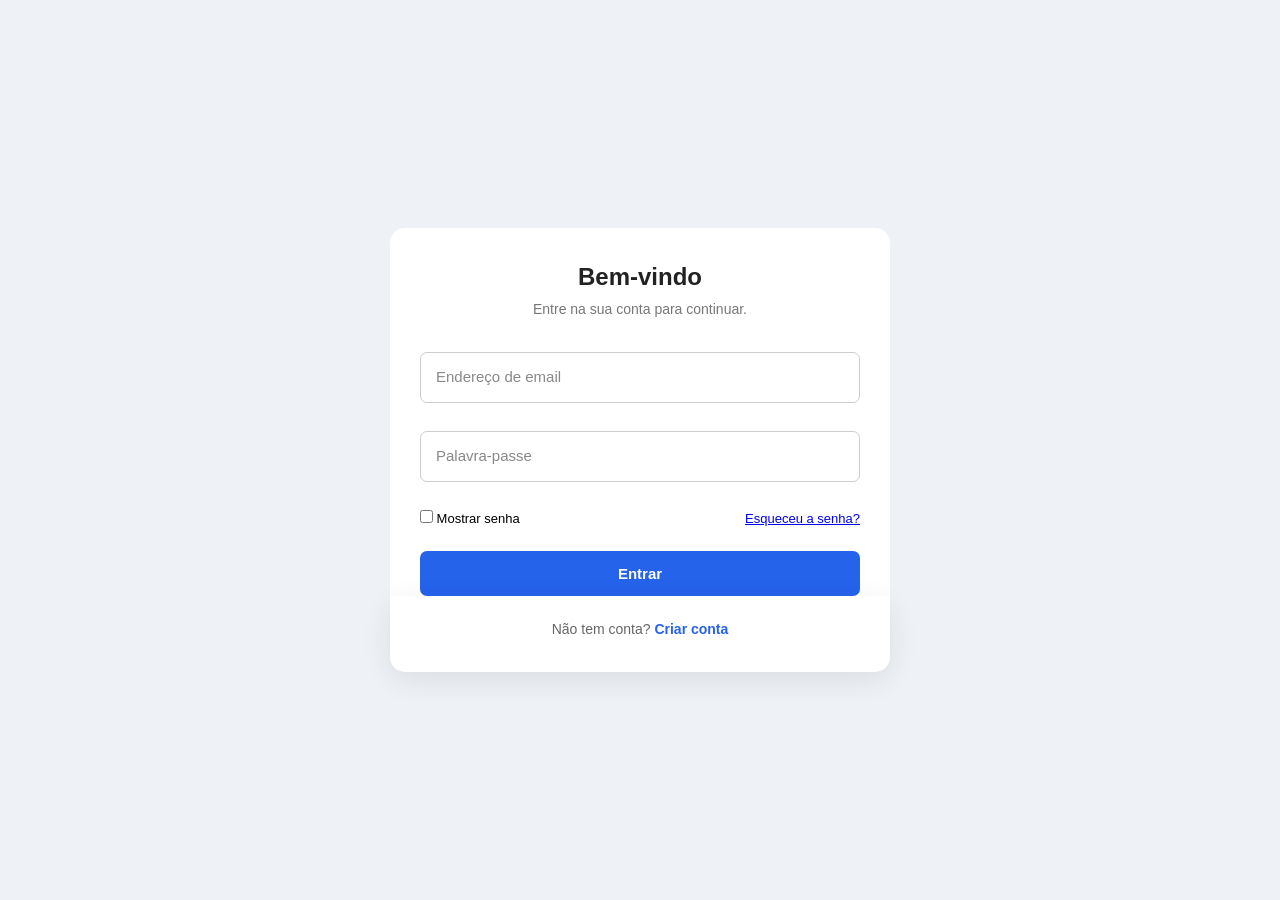
<file: index.html>
<!DOCTYPE html>
<html lang="en">
<head>
    <meta charset="UTF-8">
    <meta name="viewport" content="width=device-width, initial-scale=1.0">
    <link rel="stylesheet" href="estilos/login.css">
    <title>Login</title>
</head>
<body>
    <header>        
        <h2>Bem-vindo</h2>
        <p>Entre na sua conta para continuar.</p>
    </header>

    <main>
        <form autocomplete="off">

            <div class="campo">
                <input type="email" name="email" id="email" required placeholder=" ">
                <label for="email">Endereço de email</label>
            </div>

            <div class="campo">
                <input type="password" name="senha" id="senha" required placeholder=" ">
                <label for="senha">Palavra-passe</label>
            </div>

            <div class="opções">
                <label onclick="senhas()">
                    <input type="checkbox" onclick="senhas()">
                    Mostrar senha
                </label>

                <a href="#" target="_blank" rel="noopener noreferrer">Esqueceu a senha?</a>

            </div>

            <button type="submit">Entrar</button>

        </form>

    </main>

    <footer>
        <p>
            Não tem conta?
            <a href="secundario/criar.html" rel="noopener noreferrer">Criar conta</a>
        </p>
    </footer>
    <script src="script/senha.js"></script>

    <script src="supabase.js"></script>
    <script>
        const SUPABASE_URL = 'https://rgktaoxwpggomcwrofnx.supabase.co';
        const SUPABASE_KEY = 'sb_publishable_ECz_0UrVYCimt7SiQpjV4Q_N1Um3XkZ';

        const supabase = window.supabase.createClient(SUPABASE_URL, SUPABASE_KEY);
        console.log('conectado:', supabase);
    </script>
<!--Criado por Edmilson Chissaque-->
</body>
</html>
</file>
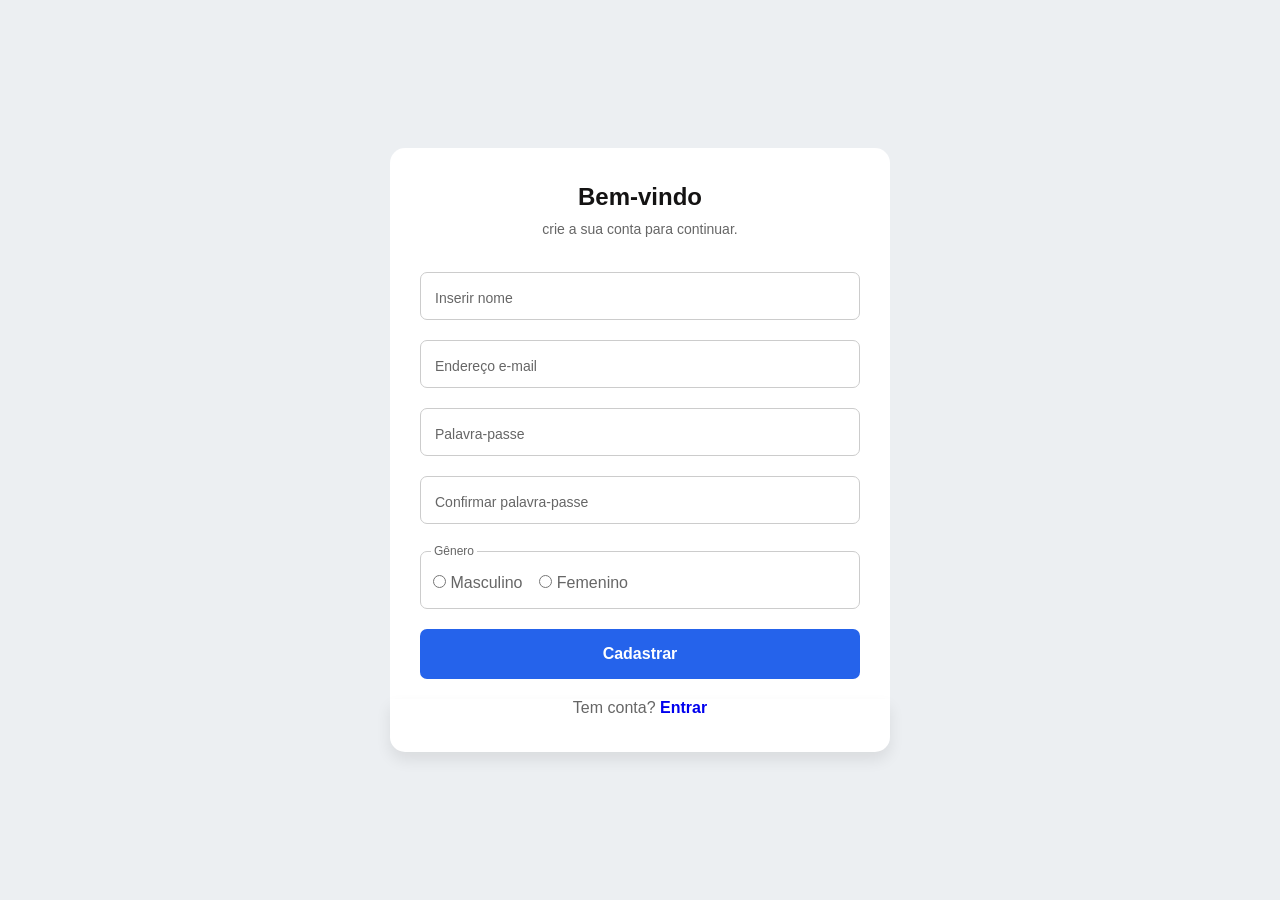
<file: secundario/criar.html>
<!DOCTYPE html>
<html lang="pt-br">
<head>
    <meta charset="UTF-8">
    <meta name="viewport" content="width=device-width, initial-scale=1.0">
    <link rel="stylesheet" href="../estilos/sigin.css">
    <title>criar conta</title>
</head>
<body>
    <header>
        <h2>Bem-vindo</h2>
        <p> crie a sua conta para continuar.</p>
    </header>
    <main>
        <form>
            <div class="campo">
                <input type="text" name="nome" id="nome" placeholder=" ">
                <label for="nome">Inserir nome</label>
            </div>

            <div class="campo">
                <input type="email" name="email" id="email" placeholder=" ">
                <label for="email">Endereço e-mail</label>
            </div>

            <div class="campo">
                <input type="password" name="senha0" id="senha0" placeholder=" ">
                <label for="senha0">Palavra-passe</label>
            </div>

            <div class="campo">
                <input type="password" name="senha1" id="senha1" placeholder=" ">
                <label for="senha1">Confirmar palavra-passe</label>
            </div>
            
            <label for="gen" aria-required="true"></label>
            
            <fieldset>
                <legend>Gênero</legend>
                <div class="genero">
                    <div class="genero0">
                        <input type="radio" name="gen" id="mas">
                        <label for="mas">Masculino</label>
                    </div>
                    <div class="genero1">
                        <input type="radio" name="gen" id="fem">
                        <label for="fem">Femenino</label>
                    </div>
            </fieldset>
            </div>
            <button type="submit">Cadastrar</button>
        </form>
    </main>
    <footer>
        <p>Tem conta? <a href="../index.html" rel="noopener noreferrer">Entrar</a></p>
    </footer>
</body>
</html>
</file>
<file: estilos/login.css>
*{
    box-sizing: border-box;
    font-family: Arial, Helvetica, sans-serif;
    margin: 0;
    padding: 0;
}

body{
    background-color: #eef2f7;
    min-height: 100vh;
    
    display:flex;
    align-items: center;
    flex-flow: column nowrap;
    justify-content: center;
}

header{
    background-color: white;
    border-radius: 15px 15px 0 0;
    padding: 35px 30px 0 30px;
    width: 90%;
}

header h2{
    color: #222;
    margin-bottom: 10px;
    text-align: center;
}

header p{
    color: #777;
    font-size: 14px;
    margin-bottom: 35px;
    text-align: center;
}

main{
    background-color: white;
    padding: 0 30px;
    width: 90%;
}

main .campo{
    position: relative;
    margin-bottom: 28px;
}

main .campo input{
    background: transparent;
    border: 1px solid #ccc;
    border-radius: 7px;
    font-size: 15px;
    outline: none;
    padding: 16px 12px;
    transition: .3s;
    width: 100%;
}

main .campo label{
    background: white;
    color: #888;
    font-size: 15px;
    padding: 0 4px;
    pointer-events: none;
    position: absolute;
    left: 12px;
    top: 16px;
    transition: .3s ease;
}

main .campo input:focus + label,
main .campo input:not(:placeholder-shown) + label{
    color: #2563eb;
    top:-9px;
    left: 9px;
    font-size: 12px
}

main .campo input:focus{
    border-color: #2563eb;
}

main .opções {
    align-items: center;
    display: flex;
    font-size: 13px;
    justify-content: space-between;
    margin-bottom: 25px;
}

main button{
    background-color: #2563eb;
    border: none;
    border-radius: 7px;
    color: white;
    cursor: pointer;
    font-size: 15px;
    font-weight: bold;
    padding: 14px;
    transition: .3s;
    width: 100%;
}

main button:hover{
    background-color: #1d4ed8;
}

footer{
    background-color: white;
    border-radius: 0 0 15px 15px;
    box-shadow: 0 8px 30px #00000015;
    padding: 0 30px 35px 30px;
    width: 90%;
}

footer p{
    color: #666;
    font-size: 14px;
    margin-top: 25px;
    text-align: center;
}

footer a{
    color: #2563eb;
    font-weight: bold;
    text-decoration: none;
}
footer a:visited{
    color:#2563eb;
}

@media screen and (min-width: 767px) {
    header, main, footer{
        width: 500px;
    }   
}
</file>
<file: estilos/sigin.css>
*{
    box-sizing: border-box;
    margin: 0;
    padding: 0;
    font-family: Arial, Helvetica, sans-serif;
  cursor: none;
}

body{
    background-color: #eceff2;
    display: flex;
    flex-flow: column nowrap;
    justify-content: center;
    align-items: center;
    min-height: 100vh;
}


header{
    background-color: white;
    border-radius: 15px 15px 0 0;
    padding: 35px 30px 0 30px;
    width: 90%;
}

header h2{
    color: #141313;
    padding-bottom: 10px;
    text-align: center;
}

header p{
    color: #666;
    font-size: 14px;
    margin-bottom:35px;
    text-align: center;
}

main{
    background-color: white;
    padding: 0 30px;
    width: 90%;
}

main .campo{
    position: relative;
    margin-bottom: 20px;
}

main .campo input{
    background: transparent;
    border: 1px solid #ccc;
    border-radius: 7px;
    font-size: 12px;
    outline: none;
    padding: 16px 12px;
    transition: .3s;
    width: 100%;
}

/* Autofill do Chrome */
.campo input:-webkit-autofill,
.campo input:-webkit-autofill:hover,
.campo input:-webkit-autofill:focus {
    -webkit-text-fill-color: #222;
    transition: background-color 9999s ease-in-out 0s;
}


main .campo label{
    background-color: white;
    color: #666;
    padding: 0 3px;
    font-size: 14px;
    position: absolute;
    left:12px;
    top:18px ;
    transition: .3s ease;
}

main .campo input:focus + label,
main .campo input:not(:placeholder-shown) + label{
    color: #2563eb;
    font-size: 12px;
    top: -8px;
    left: 10px;
}

main .campo input:focus{
    border-color: #2563eb;
}

main legend{
    color: #666;
    font-size: 12px;
    margin-left: 10px;
    padding: 0 3px;
}

main fieldset{
    border-radius: 7px;
    border:1px solid #ccc;
    color: #666;
    margin-bottom: 20px;
}

main .genero{
    display: flex;
    flex-flow: row nowrap;
    justify-content: space-between;
    padding: 16px 12px;
    width: 100%;
}

button{
    background-color: #2563eb;
    border: none;
    border-radius: 7px;
    color: white;
    font-size: 16px;
    font-weight: bold;
    margin-bottom: 20px;
    padding: 16px 12px;
    width: 100%;
}

footer{
    background-color: white;
    border-radius: 0 0 15px 15px;
    box-shadow: 0px 8px 15px #00000015;
    width: 90%;
}

footer p{
    color: #666;
    padding: 0 30px 35px 30px;
    text-align: center;
}
footer a{
    font-weight: bold;
    text-decoration: none;
}

footer a:visited{
    color: #0000ee;
    text-decoration: underline;
}

@media  screen and (min-width: 768px) {
    header, main, footer{
      width: 500px;
    }
    main .genero{
      width: 50%;
    }
}
</file>
